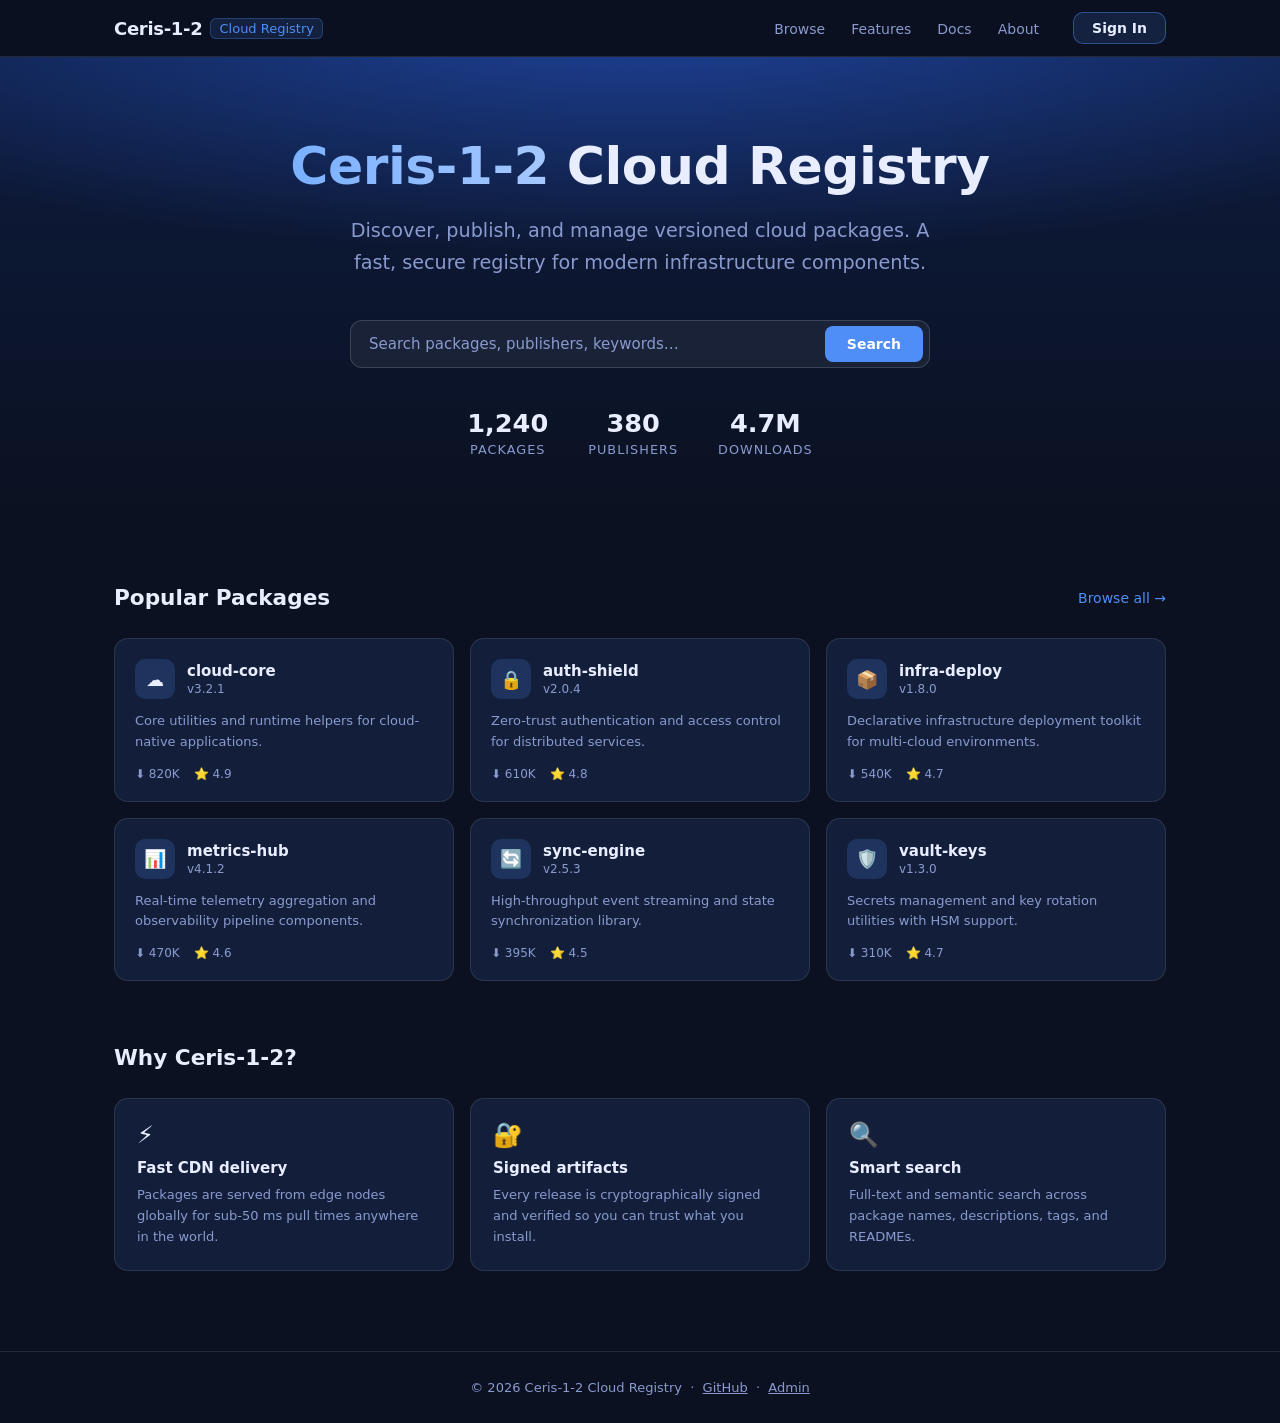
<file: index.html>
<!doctype html>
<html lang="en">
  <head>
    <meta charset="utf-8" />
    <meta name="viewport" content="width=device-width,initial-scale=1" />
    <title>Ceris-1-2 Cloud Registry</title>
    <meta name="description" content="Discover, publish, and manage cloud packages with Ceris-1-2 Cloud Registry." />
    <style>
      /* ── Reset & tokens ─────────────────────────────────── */
      *, *::before, *::after { box-sizing: border-box; margin: 0; padding: 0; }
      :root {
        --bg:        #0b1120;
        --hero-from: #0d1b3e;
        --hero-to:   #0b1120;
        --surface:   #131f3a;
        --border:    rgba(255,255,255,.10);
        --text:      #e8edff;
        --muted:     #8a9acf;
        --accent:    #4f8ef7;
        --accent-h:  #3a78e8;
        --radius:    10px;
        --ff:        ui-sans-serif, system-ui, -apple-system, "Segoe UI", Roboto,
                     Helvetica, Arial, "Apple Color Emoji", "Segoe UI Emoji";
      }
      html { scroll-behavior: smooth; }
      body {
        font-family: var(--ff);
        background: var(--bg);
        color: var(--text);
        min-height: 100vh;
      }

      /* ── Nav ────────────────────────────────────────────── */
      .nav {
        position: sticky;
        top: 0;
        z-index: 100;
        background: rgba(11,17,32,.88);
        backdrop-filter: blur(12px);
        border-bottom: 1px solid var(--border);
      }
      .nav-inner {
        max-width: 1100px;
        margin: 0 auto;
        padding: 0 24px;
        height: 56px;
        display: flex;
        align-items: center;
        gap: 12px;
      }
      .nav-brand {
        display: flex;
        align-items: center;
        gap: 8px;
        text-decoration: none;
        flex-shrink: 0;
      }
      .nav-brand-name {
        font-size: 18px;
        font-weight: 700;
        color: var(--text);
        letter-spacing: -.3px;
      }
      .nav-brand-tag {
        font-size: 13px;
        font-weight: 500;
        color: var(--accent);
        background: rgba(79,142,247,.14);
        border: 1px solid rgba(79,142,247,.3);
        border-radius: 6px;
        padding: 2px 8px;
        white-space: nowrap;
      }
      .nav-links {
        display: flex;
        align-items: center;
        gap: 2px;
        margin-left: auto;
        list-style: none;
      }
      .nav-links a {
        color: var(--muted);
        text-decoration: none;
        font-size: 14px;
        font-weight: 500;
        padding: 6px 12px;
        border-radius: var(--radius);
        transition: color .15s, background .15s;
      }
      .nav-links a:hover {
        color: var(--text);
        background: rgba(255,255,255,.06);
      }
      .btn-signin {
        margin-left: 10px;
        padding: 7px 18px;
        border-radius: var(--radius);
        border: 1px solid rgba(79,142,247,.45);
        background: rgba(79,142,247,.15);
        color: var(--text);
        font-size: 14px;
        font-weight: 600;
        text-decoration: none;
        cursor: pointer;
        transition: background .15s, border-color .15s;
        white-space: nowrap;
      }
      .btn-signin:hover {
        background: rgba(79,142,247,.28);
        border-color: rgba(79,142,247,.7);
      }
      /* hamburger (mobile) */
      .nav-toggle {
        display: none;
        flex-direction: column;
        gap: 5px;
        cursor: pointer;
        padding: 6px;
        border: none;
        background: none;
        margin-left: auto;
      }
      .nav-toggle span {
        display: block;
        width: 22px;
        height: 2px;
        border-radius: 2px;
        background: var(--text);
        transition: transform .2s, opacity .2s;
      }

      /* ── Hero ───────────────────────────────────────────── */
      .hero {
        background:
          radial-gradient(ellipse 120% 80% at 50% -10%, rgba(45,100,230,.55), transparent 65%),
          linear-gradient(180deg, var(--hero-from) 0%, var(--hero-to) 100%);
        padding: 80px 24px 72px;
        text-align: center;
      }
      .hero-title {
        font-size: clamp(2rem, 5vw, 3.25rem);
        font-weight: 800;
        letter-spacing: -.5px;
        line-height: 1.15;
        margin-bottom: 18px;
      }
      .hero-title span {
        background: linear-gradient(90deg, #7ab0ff 0%, #a5c8ff 100%);
        -webkit-background-clip: text;
        -webkit-text-fill-color: transparent;
        background-clip: text;
      }
      .hero-sub {
        font-size: clamp(1rem, 2vw, 1.2rem);
        color: var(--muted);
        max-width: 600px;
        margin: 0 auto 40px;
        line-height: 1.7;
      }

      /* Search */
      .search-wrap {
        display: flex;
        align-items: center;
        max-width: 580px;
        margin: 0 auto 40px;
        background: rgba(255,255,255,.06);
        border: 1px solid rgba(255,255,255,.15);
        border-radius: 12px;
        overflow: hidden;
      }
      .search-wrap:focus-within {
        border-color: rgba(79,142,247,.6);
        box-shadow: 0 0 0 3px rgba(79,142,247,.18);
      }
      .search-input {
        flex: 1;
        background: none;
        border: none;
        outline: none;
        padding: 14px 18px;
        color: var(--text);
        font-size: 15px;
        font-family: var(--ff);
      }
      .search-input::placeholder { color: var(--muted); }
      .btn-search {
        padding: 10px 22px;
        margin: 5px 6px 5px 0;
        border-radius: 8px;
        border: none;
        background: var(--accent);
        color: #fff;
        font-size: 14px;
        font-weight: 600;
        font-family: var(--ff);
        cursor: pointer;
        transition: background .15s;
        white-space: nowrap;
      }
      .btn-search:hover { background: var(--accent-h); }

      /* Stats */
      .stats {
        display: flex;
        justify-content: center;
        flex-wrap: wrap;
        gap: 40px;
      }
      .stat {
        display: flex;
        flex-direction: column;
        align-items: center;
        gap: 4px;
      }
      .stat-value {
        font-size: 1.6rem;
        font-weight: 700;
        color: var(--text);
      }
      .stat-label {
        font-size: 0.8rem;
        text-transform: uppercase;
        letter-spacing: .08em;
        color: var(--muted);
      }

      /* ── Main content ───────────────────────────────────── */
      .content {
        max-width: 1100px;
        margin: 0 auto;
        padding: 56px 24px 80px;
      }
      .section-header {
        display: flex;
        align-items: center;
        justify-content: space-between;
        margin-bottom: 28px;
        gap: 12px;
        flex-wrap: wrap;
      }
      .section-title {
        font-size: 1.35rem;
        font-weight: 700;
        color: var(--text);
      }
      .section-link {
        font-size: 14px;
        color: var(--accent);
        text-decoration: none;
        font-weight: 500;
      }
      .section-link:hover { text-decoration: underline; }

      /* Package grid */
      .pkg-grid {
        display: grid;
        grid-template-columns: repeat(auto-fill, minmax(290px, 1fr));
        gap: 16px;
      }
      .pkg-card {
        background: var(--surface);
        border: 1px solid var(--border);
        border-radius: 14px;
        padding: 20px;
        transition: border-color .2s, transform .2s;
        cursor: pointer;
        text-decoration: none;
        color: inherit;
        display: block;
      }
      .pkg-card:hover {
        border-color: rgba(79,142,247,.4);
        transform: translateY(-2px);
      }
      .pkg-card-top {
        display: flex;
        align-items: center;
        gap: 12px;
        margin-bottom: 12px;
      }
      .pkg-icon {
        width: 40px;
        height: 40px;
        border-radius: 10px;
        background: rgba(79,142,247,.18);
        display: flex;
        align-items: center;
        justify-content: center;
        font-size: 18px;
        flex-shrink: 0;
      }
      .pkg-name {
        font-size: 15px;
        font-weight: 600;
        color: var(--text);
      }
      .pkg-version {
        font-size: 12px;
        color: var(--muted);
        margin-top: 2px;
      }
      .pkg-desc {
        font-size: 13px;
        color: var(--muted);
        line-height: 1.6;
        margin-bottom: 14px;
      }
      .pkg-meta {
        display: flex;
        align-items: center;
        gap: 14px;
        font-size: 12px;
        color: var(--muted);
      }
      .pkg-meta span { display: flex; align-items: center; gap: 4px; }

      /* Feature cards */
      .feature-grid {
        display: grid;
        grid-template-columns: repeat(auto-fill, minmax(260px, 1fr));
        gap: 16px;
      }
      .feature-card {
        background: var(--surface);
        border: 1px solid var(--border);
        border-radius: 14px;
        padding: 22px;
      }
      .feature-card-icon {
        font-size: 24px;
        margin-bottom: 10px;
      }
      .feature-card h3 {
        font-size: 15px;
        font-weight: 600;
        margin-bottom: 8px;
      }
      .feature-card p {
        font-size: 13px;
        color: var(--muted);
        line-height: 1.6;
      }

      /* ── Footer ─────────────────────────────────────────── */
      .footer {
        border-top: 1px solid var(--border);
        text-align: center;
        padding: 28px 24px;
        color: var(--muted);
        font-size: 13px;
      }
      .footer a { color: var(--muted); }
      .footer a:hover { color: var(--text); }

      /* ── Responsive ─────────────────────────────────────── */
      @media (max-width: 640px) {
        .nav-links, .btn-signin { display: none; }
        .nav-toggle { display: flex; }
        .nav-links {
          position: absolute;
          top: 56px;
          left: 0;
          right: 0;
          background: rgba(11,17,32,.97);
          border-bottom: 1px solid var(--border);
          flex-direction: column;
          align-items: stretch;
          padding: 8px 12px 12px;
          gap: 4px;
        }
        .nav-links.open { display: flex; }
        .btn-signin.open {
          display: block;
          margin: 4px 12px 8px;
        }
        .hero { padding: 52px 20px 52px; }
        .stats { gap: 24px; }
      }
    </style>
  </head>

  <body>

    <!-- ── Navigation ──────────────────────────────────── -->
    <nav class="nav" role="navigation" aria-label="Main navigation">
      <div class="nav-inner">
        <a class="nav-brand" href="/Ceris-1-2-cloud-registry/">
          <span class="nav-brand-name">Ceris-1-2</span>
          <span class="nav-brand-tag">Cloud Registry</span>
        </a>

        <button class="nav-toggle" aria-label="Toggle menu" aria-expanded="false" id="nav-toggle">
          <span></span><span></span><span></span>
        </button>

        <ul class="nav-links" id="nav-links" role="list">
          <li><a href="#packages">Browse</a></li>
          <li><a href="#features">Features</a></li>
          <li><a href="#docs">Docs</a></li>
          <li><a href="#about">About</a></li>
        </ul>

        <a class="btn-signin" href="/Ceris-1-2-cloud-registry/admin/" id="btn-signin">Sign In</a>
      </div>
    </nav>

    <!-- ── Hero ────────────────────────────────────────── -->
    <section class="hero" aria-label="Hero">
      <h1 class="hero-title">
        <span>Ceris-1-2</span> Cloud Registry
      </h1>
      <p class="hero-sub">
        Discover, publish, and manage versioned cloud packages.
        A fast, secure registry for modern infrastructure components.
      </p>

      <form class="search-wrap" role="search" onsubmit="handleSearch(event)">
        <input
          class="search-input"
          type="search"
          id="search-input"
          placeholder="Search packages, publishers, keywords…"
          aria-label="Search packages"
          autocomplete="off"
        />
        <button class="btn-search" type="submit">Search</button>
      </form>

      <div class="stats" aria-label="Registry statistics">
        <div class="stat">
          <span class="stat-value">1,240</span>
          <span class="stat-label">Packages</span>
        </div>
        <div class="stat">
          <span class="stat-value">380</span>
          <span class="stat-label">Publishers</span>
        </div>
        <div class="stat">
          <span class="stat-value">4.7M</span>
          <span class="stat-label">Downloads</span>
        </div>
      </div>
    </section>

    <!-- ── Popular Packages ────────────────────────────── -->
    <main class="content">
      <section id="packages" aria-labelledby="popular-heading">
        <div class="section-header">
          <h2 class="section-title" id="popular-heading">Popular Packages</h2>
          <a class="section-link" href="#">Browse all &rarr;</a>
        </div>

        <div class="pkg-grid">
          <a class="pkg-card" href="#">
            <div class="pkg-card-top">
              <div class="pkg-icon">&#x2601;&#xFE0F;</div>
              <div>
                <div class="pkg-name">cloud-core</div>
                <div class="pkg-version">v3.2.1</div>
              </div>
            </div>
            <p class="pkg-desc">Core utilities and runtime helpers for cloud-native applications.</p>
            <div class="pkg-meta">
              <span>&#x2B07; 820K</span>
              <span>&#x2B50; 4.9</span>
            </div>
          </a>

          <a class="pkg-card" href="#">
            <div class="pkg-card-top">
              <div class="pkg-icon">&#x1F512;</div>
              <div>
                <div class="pkg-name">auth-shield</div>
                <div class="pkg-version">v2.0.4</div>
              </div>
            </div>
            <p class="pkg-desc">Zero-trust authentication and access control for distributed services.</p>
            <div class="pkg-meta">
              <span>&#x2B07; 610K</span>
              <span>&#x2B50; 4.8</span>
            </div>
          </a>

          <a class="pkg-card" href="#">
            <div class="pkg-card-top">
              <div class="pkg-icon">&#x1F4E6;</div>
              <div>
                <div class="pkg-name">infra-deploy</div>
                <div class="pkg-version">v1.8.0</div>
              </div>
            </div>
            <p class="pkg-desc">Declarative infrastructure deployment toolkit for multi-cloud environments.</p>
            <div class="pkg-meta">
              <span>&#x2B07; 540K</span>
              <span>&#x2B50; 4.7</span>
            </div>
          </a>

          <a class="pkg-card" href="#">
            <div class="pkg-card-top">
              <div class="pkg-icon">&#x1F4CA;</div>
              <div>
                <div class="pkg-name">metrics-hub</div>
                <div class="pkg-version">v4.1.2</div>
              </div>
            </div>
            <p class="pkg-desc">Real-time telemetry aggregation and observability pipeline components.</p>
            <div class="pkg-meta">
              <span>&#x2B07; 470K</span>
              <span>&#x2B50; 4.6</span>
            </div>
          </a>

          <a class="pkg-card" href="#">
            <div class="pkg-card-top">
              <div class="pkg-icon">&#x1F504;</div>
              <div>
                <div class="pkg-name">sync-engine</div>
                <div class="pkg-version">v2.5.3</div>
              </div>
            </div>
            <p class="pkg-desc">High-throughput event streaming and state synchronization library.</p>
            <div class="pkg-meta">
              <span>&#x2B07; 395K</span>
              <span>&#x2B50; 4.5</span>
            </div>
          </a>

          <a class="pkg-card" href="#">
            <div class="pkg-card-top">
              <div class="pkg-icon">&#x1F6E1;&#xFE0F;</div>
              <div>
                <div class="pkg-name">vault-keys</div>
                <div class="pkg-version">v1.3.0</div>
              </div>
            </div>
            <p class="pkg-desc">Secrets management and key rotation utilities with HSM support.</p>
            <div class="pkg-meta">
              <span>&#x2B07; 310K</span>
              <span>&#x2B50; 4.7</span>
            </div>
          </a>
        </div>
      </section>

      <!-- ── Features ──────────────────────────────────── -->
      <section id="features" aria-labelledby="features-heading" style="margin-top:64px">
        <div class="section-header">
          <h2 class="section-title" id="features-heading">Why Ceris-1-2?</h2>
        </div>
        <div class="feature-grid">
          <div class="feature-card">
            <div class="feature-card-icon">&#x26A1;</div>
            <h3>Fast CDN delivery</h3>
            <p>Packages are served from edge nodes globally for sub-50 ms pull times anywhere in the world.</p>
          </div>
          <div class="feature-card">
            <div class="feature-card-icon">&#x1F510;</div>
            <h3>Signed artifacts</h3>
            <p>Every release is cryptographically signed and verified so you can trust what you install.</p>
          </div>
          <div class="feature-card">
            <div class="feature-card-icon">&#x1F50D;</div>
            <h3>Smart search</h3>
            <p>Full-text and semantic search across package names, descriptions, tags, and READMEs.</p>
          </div>
        </div>
      </section>
    </main>

    <!-- ── Footer ──────────────────────────────────────── -->
    <footer class="footer">
      <p>
        &copy; <span id="year"></span> Ceris-1-2 Cloud Registry &nbsp;&middot;&nbsp;
        <a href="https://github.com/msmchX-UI/Ceris-1-2-cloud-registry">GitHub</a> &nbsp;&middot;&nbsp;
        <a href="/Ceris-1-2-cloud-registry/admin/">Admin</a>
      </p>
    </footer>

    <script>
      /* Year in footer */
      document.getElementById('year').textContent = new Date().getFullYear();

      /* Mobile nav toggle */
      const toggle = document.getElementById('nav-toggle');
      const navLinks = document.getElementById('nav-links');
      const btnSignin = document.getElementById('btn-signin');
      toggle.addEventListener('click', () => {
        const open = navLinks.classList.toggle('open');
        btnSignin.classList.toggle('open', open);
        toggle.setAttribute('aria-expanded', String(open));
      });

      /* Search handler (placeholder) */
      function handleSearch(e) {
        e.preventDefault();
        const q = document.getElementById('search-input').value.trim();
        if (q) {
          document.getElementById('packages').scrollIntoView({ behavior: 'smooth' });
        }
      }
    </script>
  </body>
</html>
</file>
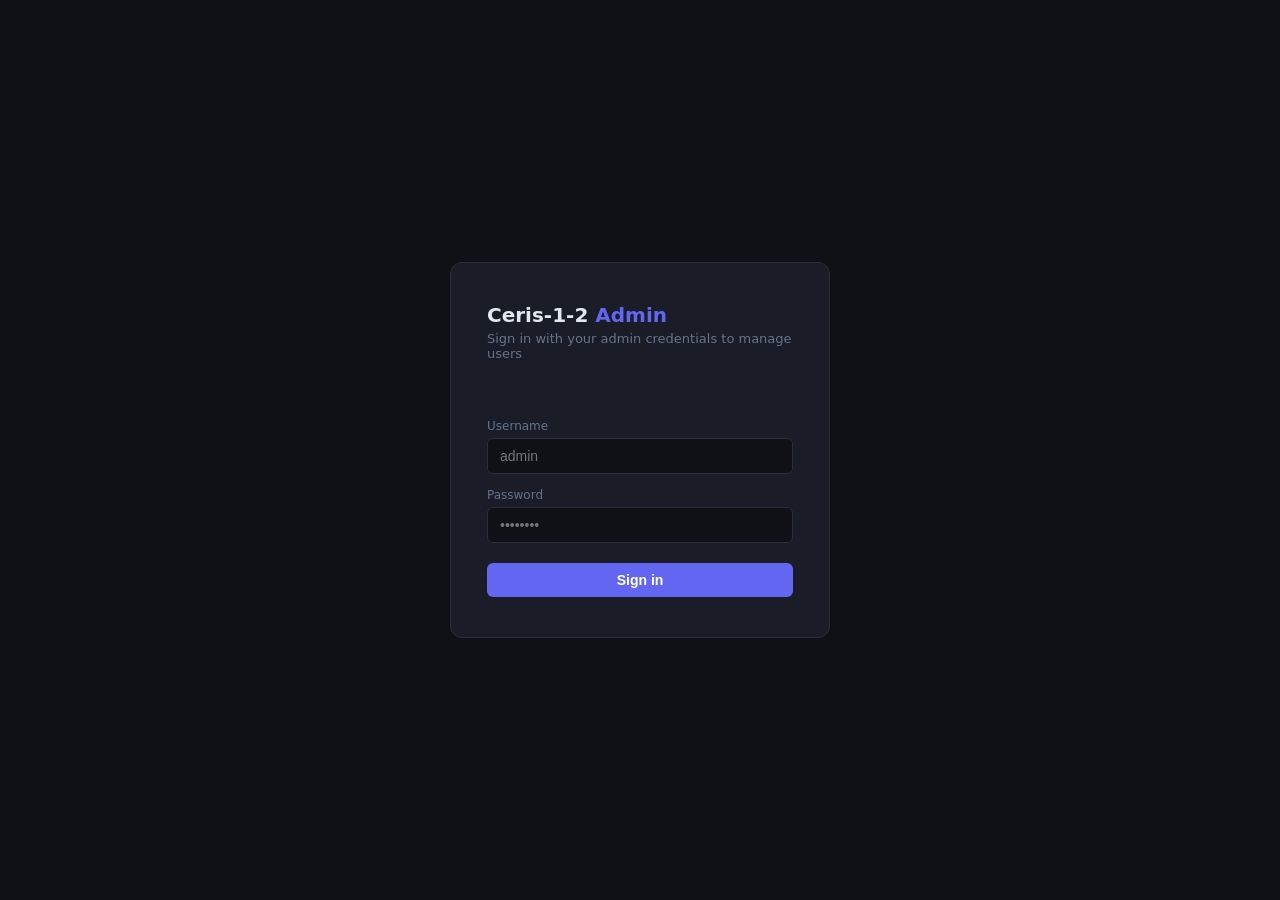
<file: admin/index.html>
<!DOCTYPE html>
<html lang="en">
<head>
  <meta charset="UTF-8" />
  <meta name="viewport" content="width=device-width, initial-scale=1.0" />
  <title>Admin – Ceris-1-2</title>
  <style>
    *, *::before, *::after { box-sizing: border-box; margin: 0; padding: 0; }
    :root {
      --bg: #0f1117; --surface: #1a1d27; --border: #2a2d3a;
      --accent: #6366f1; --accent-hover: #4f52d0;
      --text: #e2e8f0; --muted: #64748b;
      --error: #f87171; --success: #34d399;
    }
    body { background: var(--bg); color: var(--text); font-family: system-ui, sans-serif; min-height: 100vh; }

    /* ── Login ── */
    #login-screen {
      display: flex; align-items: center; justify-content: center; min-height: 100vh;
    }
    .login-card {
      background: var(--surface); border: 1px solid var(--border);
      border-radius: 12px; padding: 40px 36px; width: 100%; max-width: 380px;
    }
    .login-card h1 { font-size: 20px; margin-bottom: 4px; }
    .login-card p.sub { color: var(--muted); font-size: 13px; margin-bottom: 28px; }
    .err-msg { color: var(--error); font-size: 13px; margin-bottom: 12px; min-height: 18px; }
    .login-field { margin-bottom: 14px; }
    .login-field label { display: block; font-size: 12px; color: var(--muted); margin-bottom: 5px; }
    .login-field input {
      width: 100%; background: var(--bg); border: 1px solid var(--border);
      border-radius: 6px; padding: 9px 12px; color: var(--text); font-size: 14px; outline: none;
    }
    .login-field input:focus { border-color: var(--accent); }
    .btn-login { width: 100%; margin-top: 6px; }

    /* ── Buttons ── */
    .btn {
      display: inline-flex; align-items: center; justify-content: center;
      padding: 9px 18px; border-radius: 6px; font-size: 14px; font-weight: 600;
      cursor: pointer; border: none; transition: background .15s;
    }
    .btn:disabled { opacity: .5; cursor: not-allowed; }
    .btn-primary { background: var(--accent); color: #fff; }
    .btn-primary:hover:not(:disabled) { background: var(--accent-hover); }
    .btn-sm { padding: 5px 12px; font-size: 12px; }
    .btn-danger { background: #3b1f1f; color: var(--error); }
    .btn-danger:hover:not(:disabled) { background: #5a2121; }
    .btn-ghost { background: transparent; border: 1px solid var(--border); color: var(--text); }
    .btn-ghost:hover:not(:disabled) { background: rgba(255,255,255,.05); }

    /* ── Dashboard ── */
    #dashboard { display: none; }
    .topbar {
      display: flex; align-items: center; justify-content: space-between;
      padding: 14px 28px; background: var(--surface); border-bottom: 1px solid var(--border);
    }
    .topbar-brand { font-weight: 700; font-size: 16px; }
    .topbar-brand span { color: var(--accent); }
    .topbar-right { display: flex; align-items: center; gap: 12px; font-size: 13px; color: var(--muted); }
    .badge { background: var(--accent); color: #fff; border-radius: 4px; padding: 2px 7px; font-size: 11px; font-weight: 700; }
    .main-content { max-width: 860px; margin: 0 auto; padding: 36px 20px; }
    .section-card {
      background: var(--surface); border: 1px solid var(--border); border-radius: 10px;
      padding: 24px; margin-bottom: 28px;
    }
    .section-card h2 { font-size: 15px; margin-bottom: 6px; }
    .section-card p.hint { color: var(--muted); font-size: 13px; margin-bottom: 20px; }
    .add-row { display: flex; gap: 10px; flex-wrap: wrap; margin-bottom: 20px; }
    .add-row input {
      flex: 1; min-width: 200px; background: var(--bg); border: 1px solid var(--border);
      border-radius: 6px; padding: 8px 10px; color: var(--text); font-size: 13px; outline: none;
    }
    .add-row input:focus { border-color: var(--accent); }
    .user-list { list-style: none; }
    .user-item {
      display: flex; align-items: center; justify-content: space-between;
      padding: 10px 12px; border-radius: 6px; font-size: 13px;
    }
    .user-item:nth-child(odd) { background: rgba(255,255,255,.03); }
    .user-item-name { font-weight: 600; }
    .user-item-actions { display: flex; gap: 8px; }
    .empty { color: var(--muted); font-size: 13px; padding: 8px 0; }

    /* ── Toast ── */
    .toast-wrap { position: fixed; bottom: 24px; right: 24px; z-index: 999; display: flex; flex-direction: column; gap: 8px; }
    .toast {
      background: var(--surface); border: 1px solid var(--border); border-radius: 8px;
      padding: 12px 18px; font-size: 13px; opacity: 0;
      transform: translateY(10px); transition: opacity .25s, transform .25s;
    }
    .toast.show { opacity: 1; transform: none; }
    .toast.t-error { border-color: var(--error); color: var(--error); }
    .toast.t-success { border-color: var(--success); color: var(--success); }
  </style>
</head>
<body>

<!-- LOGIN -->
<div id="login-screen">
  <div class="login-card">
    <h1>Ceris-1-2 <span style="color:var(--accent)">Admin</span></h1>
    <p class="sub">Sign in with your admin credentials to manage users</p>
    <div class="err-msg" id="login-err"></div>
    <form id="login-form" autocomplete="on">
      <div class="login-field">
        <label for="login-username">Username</label>
        <input type="text" id="login-username" name="username" autocomplete="username" placeholder="admin" required />
      </div>
      <div class="login-field">
        <label for="login-password">Password</label>
        <input type="password" id="login-password" name="password" autocomplete="current-password" placeholder="••••••••" required />
      </div>
      <button type="submit" class="btn btn-primary btn-login" id="btn-signin">Sign in</button>
    </form>
  </div>
</div>

<!-- DASHBOARD -->
<div id="dashboard">
  <div class="topbar">
    <div class="topbar-brand">Ceris-1-2 <span>Registry</span></div>
    <div class="topbar-right">
      <span id="tb-user"></span>
      <span class="badge">Admin</span>
      <button class="btn btn-sm btn-ghost" id="btn-logout">Sign out</button>
    </div>
  </div>
  <div class="main-content">

    <!-- General users -->
    <div class="section-card">
      <h2>General Users</h2>
      <p class="hint">Add or remove general (non-admin) users.</p>
      <div class="add-row">
        <input type="email" id="u-email" placeholder="user@example.com" autocomplete="off" />
        <button class="btn btn-primary" id="btn-add-user">Add User</button>
      </div>
      <ul class="user-list" id="list-users"></ul>
    </div>

    <!-- Admin users -->
    <div class="section-card">
      <h2>Admin Users</h2>
      <p class="hint">Add or remove admin users. At least one admin must remain.</p>
      <div class="add-row">
        <input type="email" id="a-email" placeholder="admin@example.com" autocomplete="off" />
        <button class="btn btn-primary" id="btn-add-admin">Add Admin</button>
      </div>
      <ul class="user-list" id="list-admins"></ul>
    </div>

  </div>
</div>

<!-- Toast container -->
<div class="toast-wrap" id="toasts"></div>

<script>
  /* ── Config ─────────────────────────────────────────────── */
  // IMPORTANT: Use the Web app URL from Apps Script Deployments (https://script.google.com/macros/s/.../exec)
  // Do NOT paste the long script.googleusercontent.com URL you see after opening /exec in a browser tab.
  // const SHEETS_API = 'https://script.google.com/macros/s/AKfycbwbhJUJKraifk6kPrCS2oT_Ad3cdJ-mT80xoWBQXCRAi85593Q9LZ_Zl6tQerQ7R4zDCg/exec';
  const SHEETS_API = 'https://ceris-registry-proxy.vercel.app/api/proxy';
  const LOGOUT_URL = 'https://msmchx-ui.github.io/Ceris-1-2-cloud-registry/';

  /* ── State ──────────────────────────────────────────────── */
  var _token    = '';
  var _username = '';
  var _allUsers = [];

  /* ── API helper ─────────────────────────────────────────── */
  function callApi(action, extra) {
    var body = Object.assign({ action: action, token: _token }, extra || {});
    return fetch(SHEETS_API, {
      method: 'POST',
      headers: { 'Content-Type': 'application/json' },
      body: JSON.stringify(body)
    }).then(function(resp) {
      return resp.json().catch(function() { return null; });
    }).then(function(data) {
      if (!data) throw new Error('Server returned an invalid (non-JSON) response.');
      if (data.ok === false) throw new Error(data.error || 'API error');
      return data;
    });
  }

  /* ── Login form ─────────────────────────────────────────── */
  document.getElementById('login-form').addEventListener('submit', function(e) {
    e.preventDefault();
    var errEl    = document.getElementById('login-err');
    var btn      = document.getElementById('btn-signin');
    var username = document.getElementById('login-username').value.trim();
    var password = document.getElementById('login-password').value;
    errEl.textContent = '';
    if (!username || !password) { errEl.textContent = 'Username and password are required.'; return; }
    btn.disabled = true;
    btn.textContent = 'Signing in…';
    fetch(SHEETS_API, {
      method: 'POST',
      headers: { 'Content-Type': 'application/json' },
      body: JSON.stringify({ action: 'login', username: username, password: password })
    }).then(function(resp) {
      return resp.json().catch(function() { return null; });
    }).then(function(data) {
      if (!data) throw new Error('Server returned an invalid (non-JSON) response.');
      if (data.ok === false) throw new Error(data.error || 'Login failed');
      if (data.role !== 'admin') throw new Error('Access denied: account is not an admin.');
      sessionStorage.setItem('admin_token', data.token);
      _token    = data.token;
      _username = data.username;
      showDashboard(_username);
    }).catch(function(err) {
      errEl.textContent = err.message;
    }).then(function() {
      btn.disabled = false;
      btn.textContent = 'Sign in';
    });
  });

  /* ── Dashboard ──────────────────────────────────────────── */
  function showDashboard(username) {
    document.getElementById('login-screen').style.display = 'none';
    document.getElementById('dashboard').style.display    = 'block';
    document.getElementById('tb-user').textContent        = username;
    loadAndRender();
  }

  function loadAndRender() {
    callApi('listUsers').then(function(data) {
      _allUsers = Array.isArray(data.users) ? data.users : [];
      renderAll();
    }).catch(function(err) {
      toast('Failed to load users: ' + err.message, 'error');
    });
  }

  /* ── Render ─────────────────────────────────────────────── */
  function renderAll() { renderList('user'); renderList('admin'); }

  function renderList(role) {
    var listId = role === 'admin' ? 'list-admins' : 'list-users';
    var ul = document.getElementById(listId);
    ul.innerHTML = '';
    var items  = _allUsers.filter(function(u) { return u.role === role; });
    var admins = _allUsers.filter(function(u) { return u.role === 'admin'; });
    if (!items.length) {
      ul.innerHTML = '<li class="empty">No ' + (role === 'admin' ? 'admin' : 'general') + ' users yet.</li>';
      return;
    }
    items.forEach(function(u) {
      var li = document.createElement('li');
      li.className = 'user-item';
      var isLastAdmin = role === 'admin' && admins.length <= 1;
      var disabledAttr = isLastAdmin
        ? ' disabled title="Last admin cannot be removed"'
        : '';
      li.innerHTML =
        '<span class="user-item-name">' + escHtml(u.email) + '</span>' +
        '<span class="user-item-actions">' +
          '<button class="btn btn-sm btn-danger" data-action="remove" data-email="' + escHtml(u.email) + '" data-role="' + role + '"' +
            disabledAttr + '>Remove</button>' +
        '</span>';
      ul.appendChild(li);
    });
  }

  /* ── Add user ───────────────────────────────────────────── */
  document.getElementById('btn-add-user').addEventListener('click',  function() { addUser('user'); });
  document.getElementById('btn-add-admin').addEventListener('click', function() { addUser('admin'); });

  function addUser(role) {
    var inputId = role === 'admin' ? 'a-email' : 'u-email';
    var email   = document.getElementById(inputId).value.trim().toLowerCase();
    var btn     = document.getElementById(role === 'admin' ? 'btn-add-admin' : 'btn-add-user');
    if (!email) { toast('Email is required.', 'error'); return; }
    btn.disabled = true;
    callApi('upsertUser', { email: email, role: role }).then(function() {
      document.getElementById(inputId).value = '';
      toast((role === 'admin' ? 'Admin' : 'User') + ' "' + escHtml(email) + '" added.', 'success');
      return loadAndRender();
    }).catch(function(err) {
      toast('Error adding ' + role + ': ' + err.message, 'error');
    }).then(function() {
      btn.disabled = false;
    });
  }

  /* ── Remove (event delegation) ──────────────────────────── */
  document.getElementById('list-users').addEventListener('click',  handleListClick);
  document.getElementById('list-admins').addEventListener('click', handleListClick);

  function handleListClick(e) {
    var btn = e.target.closest('[data-action]');
    if (!btn || btn.disabled) return;
    if (btn.dataset.action === 'remove') removeUser(btn.dataset.email, btn.dataset.role);
  }

  function removeUser(email, role) {
    var admins = _allUsers.filter(function(u) { return u.role === 'admin'; });
    if (role === 'admin' && admins.length <= 1) {
      toast('Cannot remove the last admin.', 'error'); return;
    }
    callApi('removeUser', { email: email }).then(function() {
      toast('"' + escHtml(email) + '" removed.', 'success');
      return loadAndRender();
    }).catch(function(err) {
      toast('Error removing user: ' + err.message, 'error');
    });
  }

  /* ── Logout ─────────────────────────────────────────────── */
  document.getElementById('btn-logout').addEventListener('click', function() {
    sessionStorage.removeItem('admin_token');
    _token    = '';
    _username = '';
    _allUsers = [];
    window.location.href = LOGOUT_URL;
  });

  /* ── Helpers ────────────────────────────────────────────── */
  function escHtml(s) {
    return String(s).replace(/&/g,'&amp;').replace(/</g,'&lt;').replace(/>/g,'&gt;').replace(/"/g,'&quot;');
  }

  function toast(msg, type) {
    var wrap = document.getElementById('toasts');
    var el   = document.createElement('div');
    el.className = 'toast t-' + type;
    el.textContent = msg;
    wrap.appendChild(el);
    requestAnimationFrame(function() { el.classList.add('show'); });
    setTimeout(function() {
      el.classList.remove('show');
      setTimeout(function() { el.remove(); }, 300);
    }, 3200);
  }

  /* ── Init ───────────────────────────────────────────────── */
  (function init() {
    var saved = sessionStorage.getItem('admin_token');
    if (!saved) return;
    _token = saved;
    fetch(SHEETS_API, {
      method: 'POST',
      headers: { 'Content-Type': 'application/json' },
      body: JSON.stringify({ action: 'whoami', token: _token })
    }).then(function(r) { return r.json().catch(function() { return null; }); })
    .then(function(data) {
      if (data && data.ok && data.isAdmin) {
        _username = data.username;
        showDashboard(_username);
      } else {
        sessionStorage.removeItem('admin_token');
        _token = '';
      }
    }).catch(function() {
      sessionStorage.removeItem('admin_token');
      _token = '';
    });
  })();
</script>
</body>
</html>
</file>
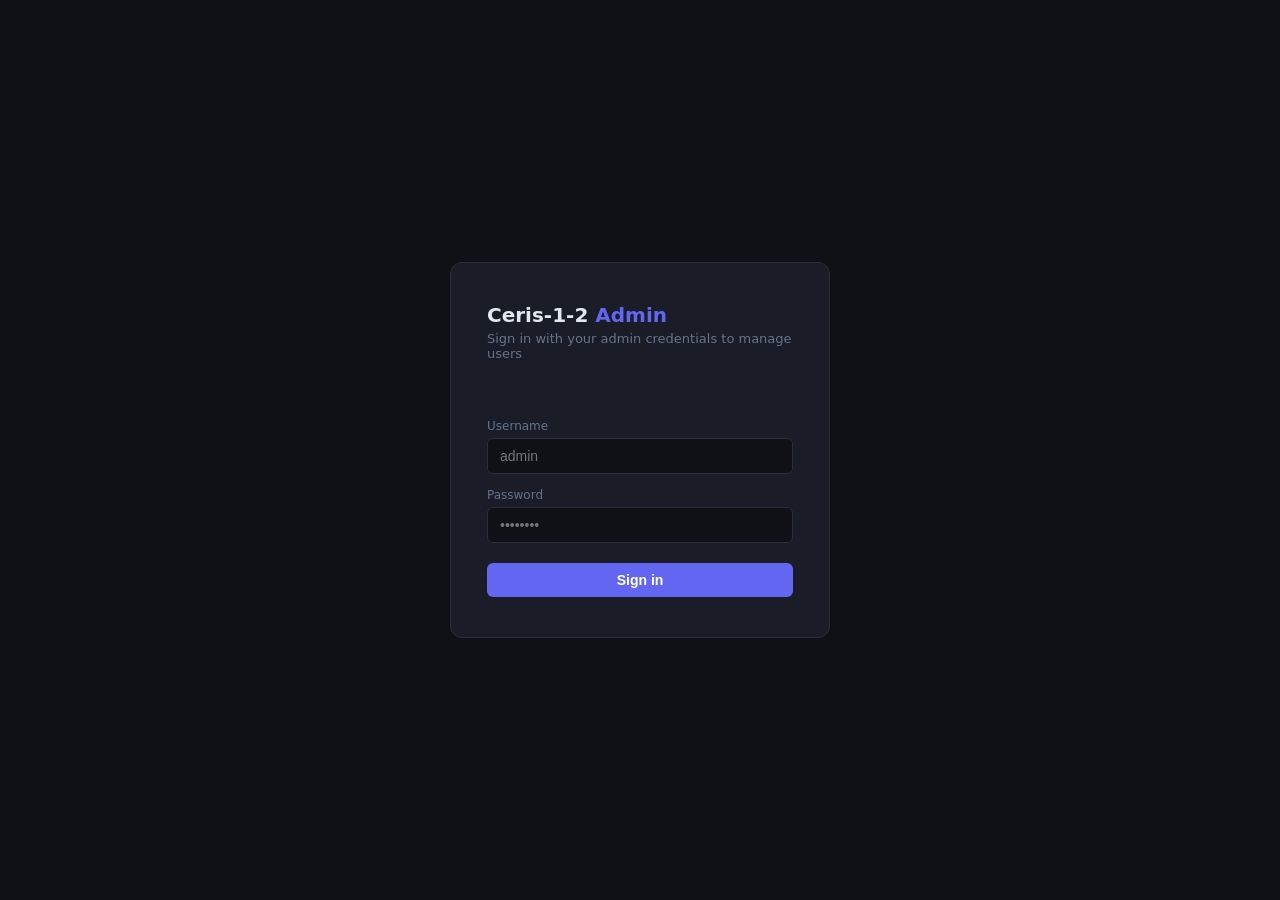
<file: admin/users.html>
<!doctype html>
<html lang="en">
<head>
  <meta charset="utf-8" />
  <meta name="viewport" content="width=device-width,initial-scale=1" />
  <title>Redirecting…</title>
  <meta http-equiv="refresh" content="0;url=index.html" />
  <script>window.location.replace('index.html');</script>
</head>
<body>
  <p>Redirecting to <a href="index.html">Admin Dashboard</a>…</p>
</body>
</html>
</file>
